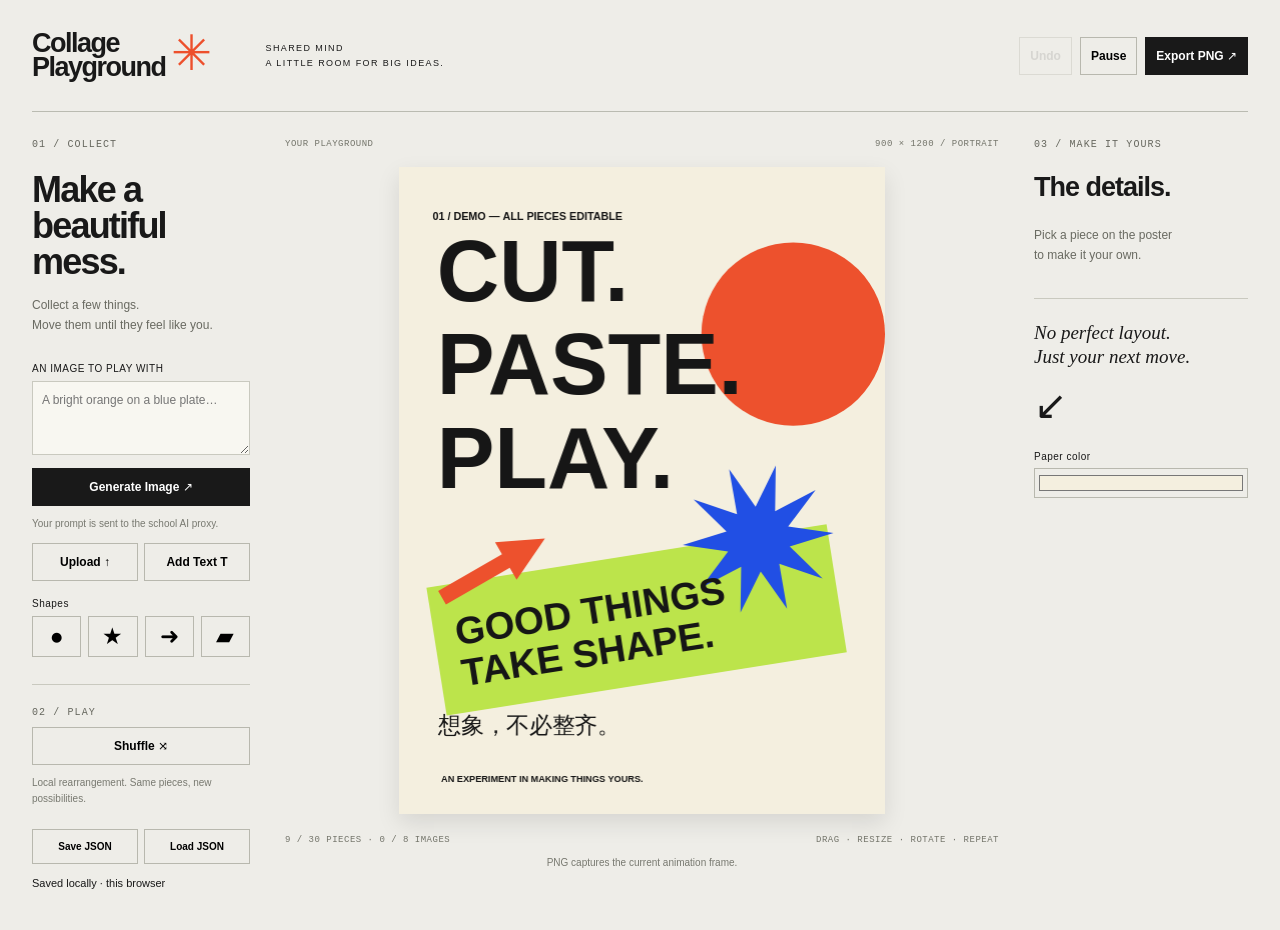
<file: Collage-Playground/index.html>
<!doctype html>
<html lang="en"><head><meta charset="utf-8"><meta name="viewport" content="width=device-width,initial-scale=1"><title>Collage Playground</title><link rel="stylesheet" href="styles.css"></head>
<body><header><a class="brand" href="./">Collage<br>Playground<span>✳</span></a><div class="edition">SHARED MIND<br>A LITTLE ROOM FOR BIG IDEAS.</div><div class="top-actions"><button id="undo">Undo</button><button id="play">Pause</button><button id="export" class="black">Export PNG ↗</button></div></header>
<main><aside class="left"><div class="section-label">01 / COLLECT</div><h1>Make a<br>beautiful mess.</h1><p class="intro">Collect a few things.<br>Move them until they feel like you.</p><label for="prompt">AN IMAGE TO PLAY WITH</label><textarea id="prompt" rows="3" maxlength="1500" placeholder="A bright orange on a blue plate…"></textarea><button id="generate" class="black wide">Generate Image ↗</button><p class="fine">Your prompt is sent to the school AI proxy.</p><p id="aiStatus" class="status" role="status"></p><a id="resultLink" hidden target="_blank" rel="noopener noreferrer">Open generated image ↗</a><div class="tool-grid"><button id="upload">Upload ↑</button><button id="addText">Add Text T</button></div><label>Shapes</label><div class="shapes"><button data-shape="circle" aria-label="Circle">●</button><button data-shape="star" aria-label="Star">★</button><button data-shape="arrow" aria-label="Arrow">➜</button><button data-shape="strip" aria-label="Paper strip">▰</button></div><div class="shuffle-block"><div class="section-label">02 / PLAY</div><button id="shuffle" class="wide">Shuffle ⤨</button><p class="fine">Local rearrangement. Same pieces, new possibilities.</p></div><div class="project-actions"><button id="saveJson">Save JSON</button><button id="loadJson">Load JSON</button></div><p id="saveStatus" class="status" role="status"></p></aside>
<section class="workspace"><div class="canvas-heading"><span>YOUR PLAYGROUND</span><span>900 × 1200 / PORTRAIT</span></div><div class="canvas-wrap"><canvas id="canvas" aria-label="Editable collage poster"></canvas></div><div class="canvas-footer"><span id="count"></span><span>DRAG · RESIZE · ROTATE · REPEAT</span></div><p class="fine export-note">PNG captures the current animation frame.</p></section>
<aside class="right"><div class="section-label">03 / MAKE IT YOURS</div><h2 id="selectionTitle">The details.</h2><p id="emptyHint" class="intro">Pick a piece on the poster<br>to make it your own.</p><div id="properties" hidden><div class="property-row"><button id="duplicate">Duplicate</button><button id="delete">Delete</button></div><div class="property-row"><button id="backward">Backward</button><button id="forward">Forward</button></div><button id="lock" class="wide">Lock</button><div class="fields"><label>X<input id="x" type="number" step="1"></label><label>Y<input id="y" type="number" step="1"></label><label>Width<input id="width" type="number" min="20" max="1800"></label><label>Height<input id="height" type="number" min="20" max="2400"></label></div><label>Rotation <input id="rotation" type="range" min="-180" max="180" step="1"></label><output id="angle"></output><div id="textProps" hidden><label>Text<textarea id="text" rows="4" maxlength="2000"></textarea></label><div class="fields"><label>Font size<input id="fontSize" type="number" min="8" max="300"></label><label>Weight<select id="fontWeight"><option value="400">Regular</option><option value="700">Bold</option><option value="900">Heavy</option></select></label></div><label>Typeface<select id="fontFamily"><option value="sans">Helvetica / Arial</option><option value="serif">Georgia / Serif</option><option value="mono">Courier / Mono</option></select></label><label>Alignment<select id="align"><option value="left">Left</option><option value="center">Center</option><option value="right">Right</option></select></label></div><label id="colorLabel">Color<input id="color" type="color"></label><div id="imageProps" hidden><p id="imageSource" class="fine status" hidden></p><label>Image edge<select id="crop"><option value="rect">Rectangle</option><option value="circle">Circle</option><option value="torn">Torn paper</option></select></label><p class="fine">Edges are clipping effects, not background removal.</p></div><label>Animate<select id="animation"><option value="none">None</option><option value="float">Float</option><option value="wiggle">Wiggle</option></select></label></div><div class="paper-note">No perfect layout.<br>Just your next move.<span>↙</span></div><label class="background-label">Paper color<input id="background" type="color" value="#f4efdf"></label></aside></main><input id="fileInput" type="file" accept="image/png,image/jpeg,image/webp" hidden><input id="jsonInput" type="file" accept=".json,application/json" hidden><div id="toast" role="status" hidden></div><dialog id="exportDialog"><button id="closeExport" class="dialog-close" aria-label="Close export">×</button><h2 id="exportTitle">Your export.</h2><p class="fine">Download requested. If your browser did not save the file, use the link below.<br>Your editable poster is still here.</p><img id="exportPreview" alt="Exported poster preview" hidden><textarea id="exportJsonPreview" readonly rows="8" aria-label="Exported scene JSON" hidden></textarea><a id="exportDownload" class="download-link">Download file ↓</a></dialog><script type="module" src="app.js"></script></body></html>
</file>
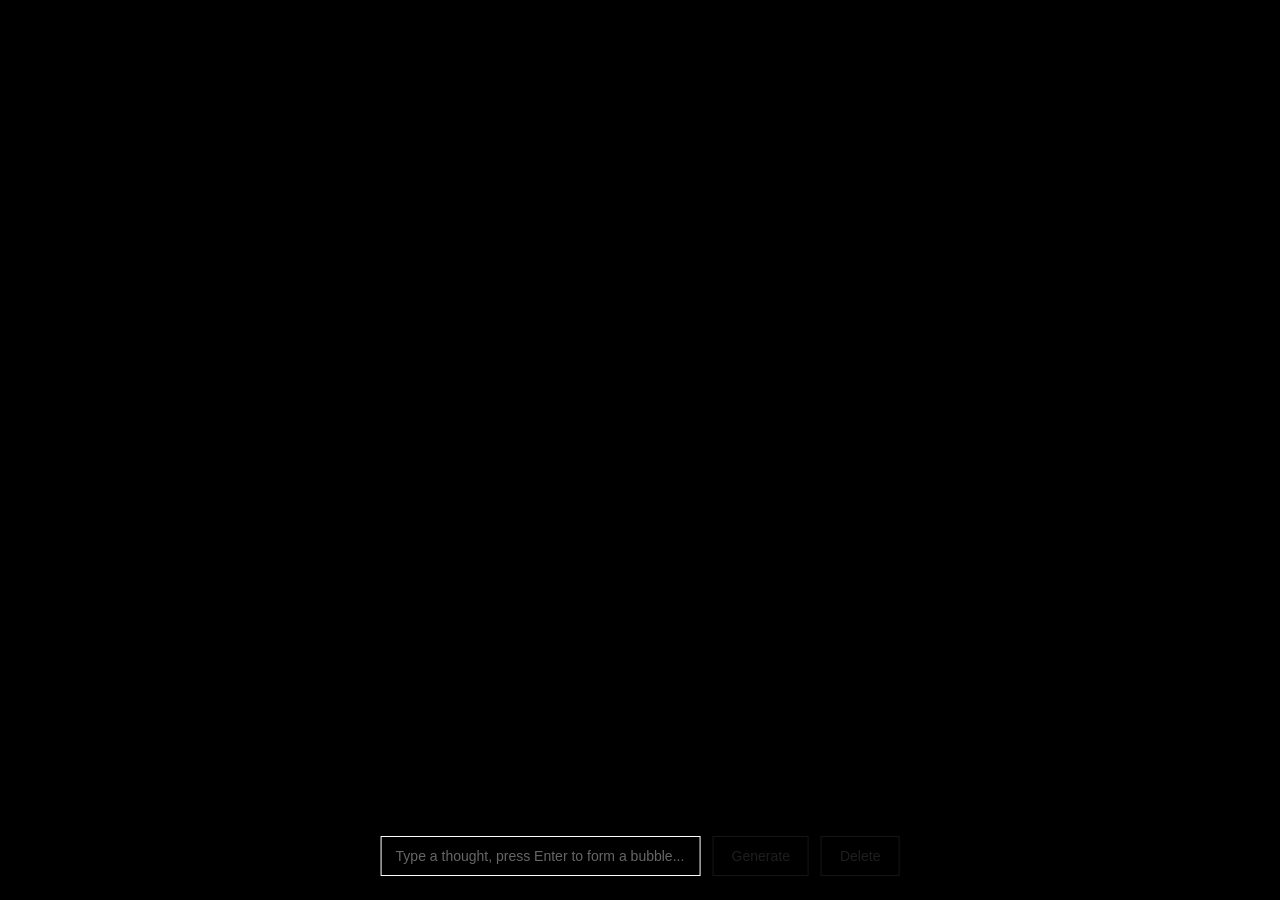
<file: week2/index.html>
<!DOCTYPE html>
<html lang="en">
<head>
  <meta charset="UTF-8">
  <meta name="viewport" content="width=device-width, initial-scale=1.0, user-scalable=no">
  <title>Thought Bubbles</title>
  <style>
    * {
      margin: 0;
      padding: 0;
      box-sizing: border-box;
      -webkit-font-smoothing: antialiased;
    }

    body, html {
      width: 100%;
      height: 100%;
      overflow: hidden;
      background-color: #000000;
      color: #FFFFFF;
      font-family: -apple-system, BlinkMacSystemFont, "Segoe UI", Roboto, Helvetica, Arial, sans-serif;
      user-select: none;
      -webkit-user-select: none;
    }

    #app {
      position: relative;
      width: 100vw;
      height: 100vh;
      background-color: #000000;
      overflow: hidden;
    }

    /* Bottom layer: SVG Liquid Metaball Layer (Gooey Filter) */
    #liquid-layer {
      position: absolute;
      top: 0;
      left: 0;
      width: 100%;
      height: 100%;
      pointer-events: none;
      z-index: 1;
    }

    /* Top layer: Sharp text and interactive node layer (outside liquid filter to stay 100% crisp) */
    #overlay-layer {
      position: absolute;
      top: 0;
      left: 0;
      width: 100%;
      height: 100%;
      pointer-events: none;
      z-index: 2;
    }

    /* Interactive droplet bubble node */
    .droplet-node {
      position: absolute;
      pointer-events: auto;
      cursor: grab;
      border-radius: 50%;
      transform: translate(-50%, -50%);
      display: flex;
      align-items: center;
      justify-content: center;
      touch-action: none;
    }

    .droplet-node:active,
    .droplet-node.dragging {
      cursor: grabbing;
    }

    /* Selection indicator: thin pure white outer ring */
    .droplet-node.selected .selection-ring {
      display: block;
    }

    .selection-ring {
      display: none;
      position: absolute;
      top: -6px;
      left: -6px;
      right: -6px;
      bottom: -6px;
      border: 1.5px solid #FFFFFF;
      border-radius: 50%;
      pointer-events: none;
    }

    /* Crisp black text inside droplet, dynamically adapted to bubble size */
    .droplet-text {
      color: #000000;
      font-size: 13px;
      line-height: 1.35;
      font-weight: 500;
      text-align: center;
      padding: 0 8px;
      overflow: hidden;
      text-overflow: ellipsis;
      display: -webkit-box;
      -webkit-box-orient: vertical;
      word-break: break-word;
      pointer-events: none;
    }

    /* Image bubble: ellipse shape with clipped SVG content */
    .droplet-node.image-bubble {
      border-radius: 50% / 40%;
      overflow: hidden;
      background: #000;
    }

    .droplet-image-container {
      position: absolute;
      top: 0;
      left: 0;
      width: 100%;
      height: 100%;
      display: flex;
      align-items: center;
      justify-content: center;
      overflow: hidden;
      border-radius: inherit;
      pointer-events: none;
    }

    .droplet-image-container svg {
      width: 100%;
      height: 100%;
      display: block;
    }

    /* Image bubble source labels (tooltip on hover) */
    .droplet-node.image-bubble .droplet-fulltext-popup {
      font-size: 11px;
      opacity: 0.85;
    }

    /* Floating original text viewer when selected */
    .droplet-fulltext-popup {
      display: none;
      position: absolute;
      bottom: calc(100% + 12px);
      left: 50%;
      transform: translateX(-50%);
      background-color: #000000;
      color: #FFFFFF;
      border: 1px solid #FFFFFF;
      padding: 6px 12px;
      font-size: 12px;
      line-height: 1.4;
      white-space: normal;
      max-width: 240px;
      min-width: 80px;
      text-align: center;
      word-break: break-word;
      pointer-events: none;
      z-index: 10;
    }

    .droplet-node.selected .droplet-fulltext-popup {
      display: block;
    }

    /* Bottom control bar */
    #bottom-bar {
      position: fixed;
      bottom: 24px;
      left: 50%;
      transform: translateX(-50%);
      z-index: 20;
      display: flex;
      align-items: center;
      gap: 12px;
      pointer-events: auto;
    }

    #thought-input {
      width: 320px;
      height: 40px;
      background-color: #000000;
      color: #FFFFFF;
      border: 1px solid #FFFFFF;
      border-radius: 0;
      padding: 0 14px;
      font-size: 14px;
      outline: none;
      font-family: inherit;
    }

    #thought-input::placeholder {
      color: #666666;
    }

    #thought-input:focus {
      border-color: #FFFFFF;
    }

    /* Minimalist buttons: black background, white text, 1px white border */
    .btn {
      height: 40px;
      padding: 0 18px;
      background-color: #000000;
      color: #FFFFFF;
      border: 1px solid #FFFFFF;
      border-radius: 0;
      font-size: 14px;
      font-family: inherit;
      cursor: pointer;
      display: inline-flex;
      align-items: center;
      justify-content: center;
      white-space: nowrap;
      transition: background-color 0.15s ease, color 0.15s ease, opacity 0.15s ease;
    }

    .btn:hover:not(:disabled) {
      background-color: #FFFFFF;
      color: #000000;
    }

    .btn:disabled {
      opacity: 0.25;
      cursor: not-allowed;
      border-color: #555555;
      color: #777777;
    }

    /* Minimalist notification toast */
    #toast {
      position: fixed;
      top: 28px;
      left: 50%;
      transform: translateX(-50%);
      z-index: 100;
      background-color: #000000;
      color: #FFFFFF;
      border: 1px solid #FFFFFF;
      padding: 10px 18px;
      font-size: 13px;
      line-height: 1.5;
      white-space: pre-line;
      text-align: center;
      max-width: 90vw;
      opacity: 0;
      pointer-events: none;
      transition: opacity 0.2s ease;
    }

    #toast.show {
      opacity: 1;
    }
  </style>
</head>
<body>
  <div id="app">
    <!-- Liquid Metaball Fusion Layer (SVG Gooey Filter) -->
    <svg id="liquid-layer" xmlns="http://www.w3.org/2000/svg">
      <defs>
        <filter id="goo" x="-30%" y="-30%" width="160%" height="160%">
          <!-- Gaussian blur for soft edge feathering -->
          <feGaussianBlur in="SourceGraphic" stdDeviation="15" result="blur" />
          <!-- Color matrix alpha threshold: fuses overlapping soft boundaries into liquid contours -->
          <feColorMatrix in="blur" mode="matrix" values="
            1 0 0 0 0
            0 1 0 0 0
            0 0 1 0 0
            0 0 0 36 -12" result="goo" />
        </filter>
      </defs>
      <g id="liquid-circles-group" filter="url(#goo)">
        <!-- Dynamically rendered white droplet circles -->
      </g>
    </svg>

    <!-- Sharp text and interaction overlay layer -->
    <div id="overlay-layer"></div>

    <!-- Bottom control bar -->
    <div id="bottom-bar">
      <input
        type="text"
        id="thought-input"
        placeholder="Type a thought, press Enter to form a bubble..."
        autocomplete="off"
        spellcheck="false"
        maxlength="120"
      />
      <button id="btn-generate" class="btn" disabled>Generate</button>
      <button id="btn-delete" class="btn" disabled>Delete</button>
    </div>

    <!-- Toast notification -->
    <div id="toast"></div>
  </div>

  <script>
    (function () {
      'use strict';

      // Constants
      const MAX_DROPLETS = 10;
      const BASE_DROPLET_RADIUS = 42; // Minimum base radius (pixels) for short text
      const MAX_DROPLET_RADIUS = 76;  // Maximum radius (pixels) for long thoughts
      const BOTTOM_BAR_HEIGHT = 80;   // Safe clearance above bottom input bar

      /**
       * Calculates droplet radius based on text length:
       * More text -> larger droplet volume.
       */
      function calculateDropletRadius(text) {
        let count = 0;
        for (const ch of text) {
          count += (ch.charCodeAt(0) > 255) ? 1 : 0.6;
        }
        const growth = Math.min(MAX_DROPLET_RADIUS - BASE_DROPLET_RADIUS, Math.sqrt(Math.max(0, count - 2)) * 4.6);
        return Math.round(BASE_DROPLET_RADIUS + growth);
      }

      // State management
      let droplets = []; // Array of droplet objects: { id, text, x, y, radius }
      let selectedIds = new Set(); // Currently selected droplet IDs (maximum 2)
      let nextId = 1;
      let isGenerating = false; // Flag indicating whether an AI merge request is in flight

      // Drag state
      let activeDrag = null; // { dropletId, pointerId, startX, startY, initX, initY, hasMoved }

      // IME composition tracking
      let isComposing = false;

      // DOM references
      const app = document.getElementById('app');
      const liquidGroup = document.getElementById('liquid-circles-group');
      const overlayLayer = document.getElementById('overlay-layer');
      const thoughtInput = document.getElementById('thought-input');
      const btnGenerate = document.getElementById('btn-generate');
      const btnDelete = document.getElementById('btn-delete');
      const toastEl = document.getElementById('toast');

      let toastTimer = null;

      /**
       * Display minimalist notification toast
       */
      function showToast(message, duration = 2600) {
        if (toastTimer) clearTimeout(toastTimer);
        toastEl.textContent = message;
        toastEl.classList.add('show');
        toastTimer = setTimeout(() => {
          toastEl.classList.remove('show');
        }, duration);
      }

      /**
       * Clamp coordinates to stay within the safe interactive viewport
       */
      function clampPosition(x, y, radius = 48) {
        const minX = radius + 8;
        const maxX = window.innerWidth - radius - 8;
        const minY = radius + 8;
        const maxY = window.innerHeight - BOTTOM_BAR_HEIGHT - radius;

        return {
          x: Math.max(minX, Math.min(maxX, x)),
          y: Math.max(minY, Math.min(maxY, y))
        };
      }

      /**
       * Determine spawn location for new droplets, avoiding dense overlap
       */
      function calculateSpawnPosition(radius = 48) {
        const minX = radius + 20;
        const maxX = window.innerWidth - radius - 20;
        const minY = radius + 20;
        const maxY = window.innerHeight - BOTTOM_BAR_HEIGHT - radius - 10;

        if (droplets.length === 0) {
          return {
            x: window.innerWidth / 2,
            y: (window.innerHeight - BOTTOM_BAR_HEIGHT) / 2
          };
        }

        let bestPos = { x: window.innerWidth / 2, y: (window.innerHeight - BOTTOM_BAR_HEIGHT) / 2 };
        let maxMinDistance = -1;

        for (let i = 0; i < 12; i++) {
          const testX = minX + Math.random() * (maxX - minX);
          const testY = minY + Math.random() * (maxY - minY);

          let minDistance = Infinity;
          for (const d of droplets) {
            const dist = Math.hypot(d.x - testX, d.y - testY);
            if (dist < minDistance) {
              minDistance = dist;
            }
          }

          if (minDistance > maxMinDistance) {
            maxMinDistance = minDistance;
            bestPos = { x: testX, y: testY };
          }
        }

        return bestPos;
      }

      /**
       * Create a new droplet with SVG shape and overlay text
       */
      function createDroplet(text, customX = null, customY = null) {
        if (droplets.length >= MAX_DROPLETS) {
          showToast(`Maximum limit reached (up to ${MAX_DROPLETS} bubbles)`);
          return null;
        }

        const id = nextId++;
        const radius = calculateDropletRadius(text);
        const svgCircleRadius = Math.max(16, radius - 4);

        let pos;
        if (customX !== null && customY !== null) {
          pos = clampPosition(customX, customY, radius);
        } else {
          pos = calculateSpawnPosition(radius);
        }

        const droplet = {
          id: id,
          text: text,
          x: pos.x,
          y: pos.y,
          radius: radius
        };

        droplets.push(droplet);

        // 1. Create pure white liquid circle in SVG layer
        const svgCircle = document.createElementNS('http://www.w3.org/2000/svg', 'circle');
        svgCircle.setAttribute('id', `circle-${id}`);
        svgCircle.setAttribute('cx', droplet.x);
        svgCircle.setAttribute('cy', droplet.y);
        svgCircle.setAttribute('r', svgCircleRadius);
        svgCircle.setAttribute('fill', '#FFFFFF');
        liquidGroup.appendChild(svgCircle);

        // 2. Create interactive text node in Overlay layer
        const node = document.createElement('div');
        node.className = 'droplet-node';
        node.id = `node-${id}`;
        node.style.width = `${radius * 2}px`;
        node.style.height = `${radius * 2}px`;
        node.style.left = `${droplet.x}px`;
        node.style.top = `${droplet.y}px`;

        // Selection ring
        const ring = document.createElement('div');
        ring.className = 'selection-ring';
        node.appendChild(ring);

        // Crisp centered text, dynamically sized to fit droplet volume
        const textEl = document.createElement('div');
        textEl.className = 'droplet-text';
        textEl.textContent = droplet.text;

        const textMaxWidth = Math.round(radius * 1.52);
        const textMaxHeight = Math.round(radius * 1.28);
        textEl.style.maxWidth = `${textMaxWidth}px`;
        textEl.style.maxHeight = `${textMaxHeight}px`;

        if (radius >= 65) {
          textEl.style.webkitLineClamp = '5';
          textEl.style.fontSize = '12px';
          textEl.style.lineHeight = '1.3';
        } else if (radius >= 54) {
          textEl.style.webkitLineClamp = '4';
          textEl.style.fontSize = '12.5px';
          textEl.style.lineHeight = '1.32';
        } else {
          textEl.style.webkitLineClamp = '3';
          textEl.style.fontSize = '13px';
          textEl.style.lineHeight = '1.35';
        }

        node.appendChild(textEl);

        // Floating full original text popup (visible when selected)
        const fulltextPopup = document.createElement('div');
        fulltextPopup.className = 'droplet-fulltext-popup';
        fulltextPopup.textContent = droplet.text;
        node.appendChild(fulltextPopup);

        // Bind drag and click interactions
        bindDropletEvents(node, droplet);

        overlayLayer.appendChild(node);
        updateButtonStates();

        return droplet;
      }

      /**
       * Remove a droplet from state, SVG, and DOM
       */
      function removeDroplet(id) {
        droplets = droplets.filter(d => d.id !== id);
        selectedIds.delete(id);

        const circle = document.getElementById(`circle-${id}`);
        if (circle) circle.remove();

        const node = document.getElementById(`node-${id}`);
        if (node) node.remove();

        updateButtonStates();
      }

      /**
       * Create a special image bubble that displays an inline SVG illustration
       * The bubble is ellipse-shaped, larger than normal text bubbles.
       */
      function createImageDroplet(svgCode, customX = null, customY = null, sourceA = '', sourceB = '') {
        if (droplets.length >= MAX_DROPLETS) {
          showToast(`Maximum limit reached (up to ${MAX_DROPLETS} bubbles)`);
          return null;
        }

        const id = nextId++;
        // Image bubble: fixed wide ellipse shape
        const W = 180; // half-width for the node div
        const H = 130; // half-height for the node div
        const radius = Math.max(W, H); // use max for collision / clamping purposes

        let pos;
        if (customX !== null && customY !== null) {
          pos = clampPosition(customX, customY, W);
        } else {
          pos = calculateSpawnPosition(W);
        }

        const droplet = {
          id: id,
          text: `[image] ${sourceA} + ${sourceB}`.slice(0, 80),
          x: pos.x,
          y: pos.y,
          radius: W,
          isImage: true
        };

        droplets.push(droplet);

        // 1. Ellipse in SVG liquid layer (keeps metaball gooey effect)
        const svgEllipse = document.createElementNS('http://www.w3.org/2000/svg', 'ellipse');
        svgEllipse.setAttribute('id', `circle-${id}`); // reuse same id convention for removeDroplet
        svgEllipse.setAttribute('cx', droplet.x);
        svgEllipse.setAttribute('cy', droplet.y);
        svgEllipse.setAttribute('rx', W - 8);
        svgEllipse.setAttribute('ry', H - 8);
        svgEllipse.setAttribute('fill', '#FFFFFF');
        liquidGroup.appendChild(svgEllipse);

        // 2. Overlay div: ellipse-shaped image bubble
        const node = document.createElement('div');
        node.className = 'droplet-node image-bubble';
        node.id = `node-${id}`;
        node.style.width = `${W * 2}px`;
        node.style.height = `${H * 2}px`;
        node.style.left = `${droplet.x}px`;
        node.style.top = `${droplet.y}px`;

        // Selection ring
        const ring = document.createElement('div');
        ring.className = 'selection-ring';
        ring.style.borderRadius = '50% / 40%';
        node.appendChild(ring);

        // SVG image container (fills the whole ellipse)
        const imgContainer = document.createElement('div');
        imgContainer.className = 'droplet-image-container';

        // Use DOMParser for reliable cross-browser SVG rendering
        try {
          const parser = new DOMParser();
          const svgDoc = parser.parseFromString(svgCode, 'image/svg+xml');
          const parseError = svgDoc.querySelector('parsererror');
          if (parseError) {
            throw new Error('SVG parse error: ' + parseError.textContent.slice(0, 80));
          }
          const svgEl = document.importNode(svgDoc.documentElement, true);
          // Force fill the container
          svgEl.setAttribute('width', '100%');
          svgEl.setAttribute('height', '100%');
          svgEl.style.display = 'block';
          svgEl.style.overflow = 'hidden';
          imgContainer.appendChild(svgEl);
          console.log('[SVG rendered via DOMParser, viewBox]', svgEl.getAttribute('viewBox'));
        } catch (svgErr) {
          console.error('[SVG render failed]', svgErr);
          // Fallback: try raw innerHTML
          imgContainer.innerHTML = svgCode;
        }

        node.appendChild(imgContainer);

        // Source text popup (shown when selected)
        const fulltextPopup = document.createElement('div');
        fulltextPopup.className = 'droplet-fulltext-popup';
        fulltextPopup.textContent = sourceA && sourceB
          ? `"${sourceA}" + "${sourceB}"`
          : droplet.text;
        node.appendChild(fulltextPopup);

        bindDropletEvents(node, droplet);
        overlayLayer.appendChild(node);
        updateButtonStates();

        return droplet;
      }

      /**
       * Update droplet position across SVG and DOM smoothly
       */
      function updateDropletPosition(droplet, newX, newY) {
        const clamped = clampPosition(newX, newY, droplet.radius);
        droplet.x = clamped.x;
        droplet.y = clamped.y;

        const circle = document.getElementById(`circle-${droplet.id}`);
        if (circle) {
          // ellipse uses cx/cy, circle also uses cx/cy — both are fine
          circle.setAttribute('cx', droplet.x);
          circle.setAttribute('cy', droplet.y);
        }

        const node = document.getElementById(`node-${droplet.id}`);
        if (node) {
          node.style.left = `${droplet.x}px`;
          node.style.top = `${droplet.y}px`;
        }
      }

      /**
       * Toggle droplet selection
       */
      function toggleSelect(dropletId) {
        if (selectedIds.has(dropletId)) {
          selectedIds.delete(dropletId);
        } else {
          if (selectedIds.size >= 2) {
            // Keep maximum 2 selected by removing the oldest
            const oldest = selectedIds.values().next().value;
            selectedIds.delete(oldest);
          }
          selectedIds.add(dropletId);
        }
        syncSelectionUI();
      }

      /**
       * Clear all selections
       */
      function clearSelection() {
        if (selectedIds.size === 0) return;
        selectedIds.clear();
        syncSelectionUI();
      }

      /**
       * Sync visual selection indicators and button availability
       */
      function syncSelectionUI() {
        document.querySelectorAll('.droplet-node').forEach(node => {
          const id = parseInt(node.id.replace('node-', ''), 10);
          if (selectedIds.has(id)) {
            node.classList.add('selected');
          } else {
            node.classList.remove('selected');
          }
        });

        updateButtonStates();
      }

      /**
       * Update disabled state and labels for Generate and Delete buttons
       */
      function updateButtonStates() {
        if (isGenerating) {
          btnGenerate.disabled = true;
          btnGenerate.textContent = 'Generating...';
          btnDelete.disabled = true;
          return;
        }

        btnGenerate.textContent = 'Generate';
        btnDelete.disabled = (selectedIds.size === 0);
        btnGenerate.disabled = (selectedIds.size !== 2);
      }

      /**
       * Bind pointer interactions (drag, click, proximity pairing)
       */
      function bindDropletEvents(node, droplet) {
        node.addEventListener('pointerdown', (e) => {
          if (e.button !== 0 && e.pointerType === 'mouse') return;
          e.stopPropagation();

          activeDrag = {
            dropletId: droplet.id,
            pointerId: e.pointerId,
            startX: e.clientX,
            startY: e.clientY,
            initX: droplet.x,
            initY: droplet.y,
            hasMoved: false
          };

          node.setPointerCapture(e.pointerId);
          node.classList.add('dragging');
        });

        node.addEventListener('pointermove', (e) => {
          if (!activeDrag || activeDrag.pointerId !== e.pointerId) return;

          const dx = e.clientX - activeDrag.startX;
          const dy = e.clientY - activeDrag.startY;

          if (!activeDrag.hasMoved && Math.hypot(dx, dy) > 4) {
            activeDrag.hasMoved = true;
          }

          if (activeDrag.hasMoved) {
            updateDropletPosition(droplet, activeDrag.initX + dx, activeDrag.initY + dy);
          }
        });

        const handlePointerEnd = (e) => {
          if (!activeDrag || activeDrag.pointerId !== e.pointerId) return;

          try {
            node.releasePointerCapture(e.pointerId);
          } catch (_) {}

          node.classList.remove('dragging');

          const wasDrag = activeDrag.hasMoved;
          activeDrag = null;

          if (!wasDrag) {
            // Click action: toggle selection
            toggleSelect(droplet.id);
          } else {
            // Drag end: check proximity to other bubbles for auto-pairing
            let nearestOther = null;
            let minDistance = Infinity;

            for (const other of droplets) {
              if (other.id === droplet.id) continue;
              const dist = Math.hypot(droplet.x - other.x, droplet.y - other.y);
              const proximityThreshold = droplet.radius + other.radius + 16;
              if (dist <= proximityThreshold && dist < minDistance) {
                minDistance = dist;
                nearestOther = other;
              }
            }

            if (nearestOther) {
              selectedIds.clear();
              selectedIds.add(droplet.id);
              selectedIds.add(nearestOther.id);
              syncSelectionUI();
            }
          }
        };

        node.addEventListener('pointerup', handlePointerEnd);
        node.addEventListener('pointercancel', handlePointerEnd);
      }

      // Deselect when clicking empty background
      let bgPointerDownPos = null;
      app.addEventListener('pointerdown', (e) => {
        if (e.target === app || e.target === overlayLayer || e.target.id === 'liquid-layer') {
          bgPointerDownPos = { x: e.clientX, y: e.clientY };
        } else {
          bgPointerDownPos = null;
        }
      });

      app.addEventListener('pointerup', (e) => {
        if (bgPointerDownPos) {
          const dist = Math.hypot(e.clientX - bgPointerDownPos.x, e.clientY - bgPointerDownPos.y);
          if (dist < 5) {
            clearSelection();
          }
          bgPointerDownPos = null;
        }
      });

      /**
       * Input bar events and IME composition handling
       */
      thoughtInput.addEventListener('compositionstart', () => {
        isComposing = true;
      });

      thoughtInput.addEventListener('compositionend', () => {
        isComposing = false;
      });

      thoughtInput.addEventListener('keydown', (e) => {
        if (e.key === 'Enter') {
          if (isComposing || e.isComposing || e.keyCode === 229) {
            return;
          }

          const val = thoughtInput.value.trim();
          if (!val) return;

          const created = createDroplet(val);
          if (created) {
            thoughtInput.value = '';
          }
        }
      });

      /**
       * Delete button: removes selected bubble(s)
       */
      btnDelete.addEventListener('click', () => {
        if (isGenerating || selectedIds.size === 0) return;

        const idsToDelete = Array.from(selectedIds);
        idsToDelete.forEach(id => removeDroplet(id));
      });

      // School proxy and model configuration
      const PROXY_URL = 'https://itp-ima-replicate-proxy.web.app/api/create_n_get';
      const MODEL_NAME = 'google/gemini-2.5-flash';
      const AUTH_TOKEN = ''; // Empty authToken as per instructor's specification

      /**
       * Construct AI prompt to merge two thoughts into a single visual SVG illustration
       */
      function buildImagePrompt(textA, textB) {
        return `Create an SVG illustration representing the visual fusion of two ideas.

STRICT OUTPUT FORMAT: Output ONLY the raw SVG code. No explanation, no markdown, no code fences, no comments before or after.
Start your response with: <svg
End your response with: </svg>

SVG requirements:
- viewBox="0 0 200 160" (no width/height attributes)
- First element: <rect width="200" height="160" fill="#111111"/>
- Use only geometric shapes: rect, circle, ellipse, path, line, polygon
- ABSOLUTELY NO <text> elements, NO <tspan>, NO <title>, NO <desc>
- Color palette: white, grays, and 1-2 accent colors that relate to the ideas
- Simple, abstract, symbolic — not literal

Idea A: ${textA}
Idea B: ${textB}`;
      }

      /**
       * Call AI model through school proxy
       */
      async function callReplicateProxy(promptText) {
        const controller = new AbortController();
        const timeoutMs = 45000; // 45-second timeout
        const timeoutId = setTimeout(() => controller.abort(), timeoutMs);

        const requestData = {
          model: MODEL_NAME,
          input: {
            prompt: promptText,
            max_output_tokens: 3000,
            thinking_budget: 0,
            dynamic_thinking: false
          }
        };

        try {
          const response = await fetch(PROXY_URL, {
            method: 'POST',
            headers: {
              'Content-Type': 'application/json',
              'Authorization': `Bearer ${AUTH_TOKEN}`
            },
            body: JSON.stringify(requestData),
            signal: controller.signal
          });

          if (!response.ok) {
            let errorDetail = '';
            try {
              const errJson = await response.json();
              errorDetail = errJson.error || errJson.message || JSON.stringify(errJson);
            } catch (_) {
              try {
                errorDetail = await response.text();
              } catch (_) {}
            }
            throw new Error(`HTTP ${response.status} error: ${errorDetail || response.statusText}`);
          }

          let prediction;
          try {
            prediction = await response.json();
          } catch (err) {
            throw new Error('Proxy returned invalid JSON');
          }

          if (prediction.error) {
            console.error('Replicate prediction error:', prediction);
            const errStr = typeof prediction.error === 'string' ? prediction.error : JSON.stringify(prediction.error);
            throw new Error(`Model error: ${errStr}`);
          }

          if (prediction.status && (prediction.status === 'failed' || prediction.status === 'canceled')) {
            console.error('Replicate task status abnormal:', prediction);
            throw new Error(`Task execution failed (status: ${prediction.status})`);
          }

          let rawOutput = '';
          if (Array.isArray(prediction.output)) {
            rawOutput = prediction.output.join('');
          } else if (typeof prediction.output === 'string') {
            rawOutput = prediction.output;
          } else {
            console.error('Unexpected prediction output format:', prediction);
            throw new Error('No valid output found in response');
          }

          rawOutput = rawOutput.trim();
          if (!rawOutput) {
            console.error('Empty prediction output:', prediction);
            throw new Error('Model returned empty output');
          }

          // Log raw output for debugging
          console.log('[AI raw output]', rawOutput.slice(0, 500));

          // Try to extract SVG — handles plain SVG or markdown code blocks
          let svgContent = null;

          // Case 1: SVG inside markdown code block ```svg ... ``` or ```xml ...```
          const mdMatch = rawOutput.match(/```(?:svg|xml)?\s*([\s\S]*?)<\/svg>[\s\S]*?```/i);
          if (mdMatch) {
            const inner = mdMatch[0].replace(/^```(?:svg|xml)?\s*/i, '').replace(/\s*```$/, '');
            const innerSvg = inner.match(/<svg[\s\S]*<\/svg>/i);
            if (innerSvg) svgContent = innerSvg[0];
          }

          // Case 2: Bare <svg>...</svg> in output
          if (!svgContent) {
            const bareMatch = rawOutput.match(/<svg[\s\S]*?<\/svg>/i);
            if (bareMatch) svgContent = bareMatch[0];
          }

          if (svgContent) {
            console.log('[SVG extracted, length]', svgContent.length);
            return { type: 'svg', content: svgContent };
          }

          // Fallback: return as plain text
          console.log('[No SVG found, falling back to text]');
          return { type: 'text', content: rawOutput };
        } catch (err) {
          if (err.name === 'AbortError') {
            throw new Error('Request timed out (45s), no response received');
          }
          throw err;
        } finally {
          clearTimeout(timeoutId);
        }
      }

      /**
       * Generate button:
       * Sends full text of two selected bubbles to AI, replaces them with a new bubble upon success,
       * and preserves originals on failure.
       */
      btnGenerate.addEventListener('click', async () => {
        if (isGenerating || selectedIds.size !== 2) return;

        const selectedList = Array.from(selectedIds).map(id => droplets.find(d => d.id === id)).filter(Boolean);
        if (selectedList.length !== 2) return;

        // 1. Lock in the two selected bubble IDs, full text, and midpoint coordinates
        const dropletA = selectedList[0];
        const dropletB = selectedList[1];
        const frozenId1 = dropletA.id;
        const frozenId2 = dropletB.id;
        const textA = dropletA.text;
        const textB = dropletB.text;
        const midX = (dropletA.x + dropletB.x) / 2;
        const midY = (dropletA.y + dropletB.y) / 2;

        // 2. Lock state and update button labels
        isGenerating = true;
        updateButtonStates();

        try {
          showToast("Connecting to AI proxy and generating image...", 2000);
          const prompt = buildImagePrompt(textA, textB);
          const result = await callReplicateProxy(prompt);

          // 3. Verify original bubbles still exist
          const d1 = droplets.find(d => d.id === frozenId1);
          const d2 = droplets.find(d => d.id === frozenId2);
          if (!d1 || !d2) {
            throw new Error("Original bubbles were removed, replacement cancelled");
          }

          // 4. Atomic replacement: remove old pair first, then spawn image bubble
          removeDroplet(frozenId1);
          removeDroplet(frozenId2);

          let newDroplet;
          if (result.type === 'svg') {
            newDroplet = createImageDroplet(result.content, midX, midY, textA, textB);
          } else {
            // Fallback: plain text bubble if SVG extraction failed
            newDroplet = createDroplet(result.content, midX, midY);
            if (newDroplet) newDroplet.sources = [textA, textB];
          }

          if (newDroplet) {
            selectedIds.clear();
            selectedIds.add(newDroplet.id);
            syncSelectionUI();
          }

          showToast("Image bubble created!", 2500);
        } catch (err) {
          console.error("AI fusion error:", err);
          showToast(`Generation failed: ${err.message}`, 4500);
        } finally {
          isGenerating = false;
          updateButtonStates();
        }
      });

      // Keep bubbles inside bounds on window resize
      window.addEventListener('resize', () => {
        for (const d of droplets) {
          updateDropletPosition(d, d.x, d.y);
        }
      });

    })();
  </script>
</body>
</html>
</file>
<file: Collage-Playground/styles.css>
*{box-sizing:border-box} :root{font-family:Arial,Helvetica,sans-serif;color:#191919;background:#eeede8;font-synthesis:none}body{margin:0}button,input,textarea,select{font:inherit}button{cursor:pointer;border:1px solid #b8b8ae;background:transparent;padding:11px 10px;font-size:12px;font-weight:700;border-radius:0}button:hover{background:#dddcd3}button:disabled{opacity:.35;cursor:not-allowed}button:focus-visible,input:focus-visible,textarea:focus-visible,select:focus-visible{outline:2px solid #1748e9;outline-offset:3px}.black{background:#191919;color:white;border-color:#191919}.black:hover{background:#363636}header{height:112px;margin:0 32px;border-bottom:1px solid #babbb1;display:flex;align-items:center;gap:55px}.brand{font-size:27px;line-height:.88;font-weight:900;letter-spacing:-1.5px;color:inherit;text-decoration:none;position:relative;padding-right:45px}.brand span{position:absolute;right:0;top:0;color:#ed502c;font-size:49px}.edition{font-size:9px;letter-spacing:1.4px;line-height:1.6}.top-actions{margin-left:auto;display:flex;gap:8px}main{display:grid;grid-template-columns:218px minmax(310px,1fr) 214px;gap:35px;max-width:1600px;margin:auto;padding:27px 32px}.section-label{font:10px 'Courier New',monospace;letter-spacing:1.1px;color:#66675e}h1{font-size:36px;line-height:1;letter-spacing:-1.8px;margin:22px 0 15px}h2{font-size:27px;letter-spacing:-1px;margin:22px 0}.intro{font-size:12px;line-height:1.7;color:#696a61;margin-bottom:27px}label{display:block;font-size:10px;letter-spacing:.5px;margin-top:17px;margin-bottom:7px}textarea,input[type=number],select{width:100%;background:#f8f7f1;border:1px solid #c9c9bf;padding:9px;color:#191919;border-radius:0;font-size:12px}textarea{resize:vertical;line-height:1.5}input[type=color]{display:block;width:100%;height:30px;padding:2px;background:transparent;border:1px solid #b8b8ae;margin-top:6px}input[type=range]{width:100%;accent-color:#191919}select{margin-top:6px}.wide{width:100%;margin-top:9px}.fine{font-size:10px;line-height:1.55;color:#787970}.tool-grid,.property-row{display:flex;gap:6px;margin-top:12px}.tool-grid>* ,.property-row>*{flex:1}.shapes{display:flex;gap:7px}.shapes button{flex:1;font-size:23px;padding:6px}.shuffle-block{border-top:1px solid #c9c9bf;margin-top:27px;padding-top:22px}.project-actions{display:flex;gap:6px;margin-top:23px}.project-actions>*{flex:1;font-size:10px}.status{font-size:11px;line-height:1.5;overflow-wrap:anywhere}.error{color:#b7301e}#resultLink{font-size:11px;color:#1645d9}.workspace{min-width:0}.canvas-heading,.canvas-footer{display:flex;justify-content:space-between;font:9px 'Courier New',monospace;color:#73746a;letter-spacing:.5px;gap:8px}.canvas-wrap{height:calc(100vh - 217px);min-height:480px;display:flex;align-items:center;justify-content:center;padding:18px 0}canvas{display:block;box-shadow:0 9px 22px #0000001a;touch-action:none;max-width:100%;background:#f4efdf}.canvas-footer{margin-top:3px}.export-note{text-align:center;margin:10px 0 0}.fields{display:grid;grid-template-columns:1fr 1fr;gap:8px}.fields input{margin-top:6px}.fields label{margin-bottom:0}output{font:10px monospace}.paper-note{border-top:1px solid #c9c9bf;margin-top:32px;padding-top:22px;font:italic 19px Georgia,serif;line-height:1.3}.paper-note span{display:block;font:40px Arial;margin-top:12px}.background-label{margin-top:23px}#toast{position:fixed;bottom:25px;left:50%;transform:translateX(-50%);background:#191919;color:white;padding:13px 22px;font-size:12px;max-width:90vw;z-index:10}[hidden]{display:none!important}@media(max-width:1050px){header{gap:20px}main{gap:18px;grid-template-columns:180px minmax(280px,1fr) 180px;padding:22px 20px}h1{font-size:30px}.edition{display:none}}@media(max-width:760px){header{margin:0 16px;height:90px}.brand{font-size:21px}.top-actions button{font-size:10px;padding:8px}main{display:flex;flex-wrap:wrap;padding:20px 16px;gap:22px}.workspace{order:-1;width:100%}.canvas-wrap{height:65vh;min-height:380px}.left,.right{width:calc(50% - 11px)}h1{font-size:28px}}

dialog{border:1px solid #191919;background:#f7f5ed;padding:28px;max-width:560px;width:90vw;max-height:90vh}dialog::backdrop{background:#19191980}.dialog-close{float:right;font-size:20px;padding:0 8px}#exportPreview{display:block;max-height:55vh;max-width:100%;margin:15px auto}#exportJsonPreview{margin:15px 0;font:11px monospace}.download-link{display:block;background:#191919;color:white;padding:14px;text-decoration:none;text-align:center;font-size:13px}
</file>
